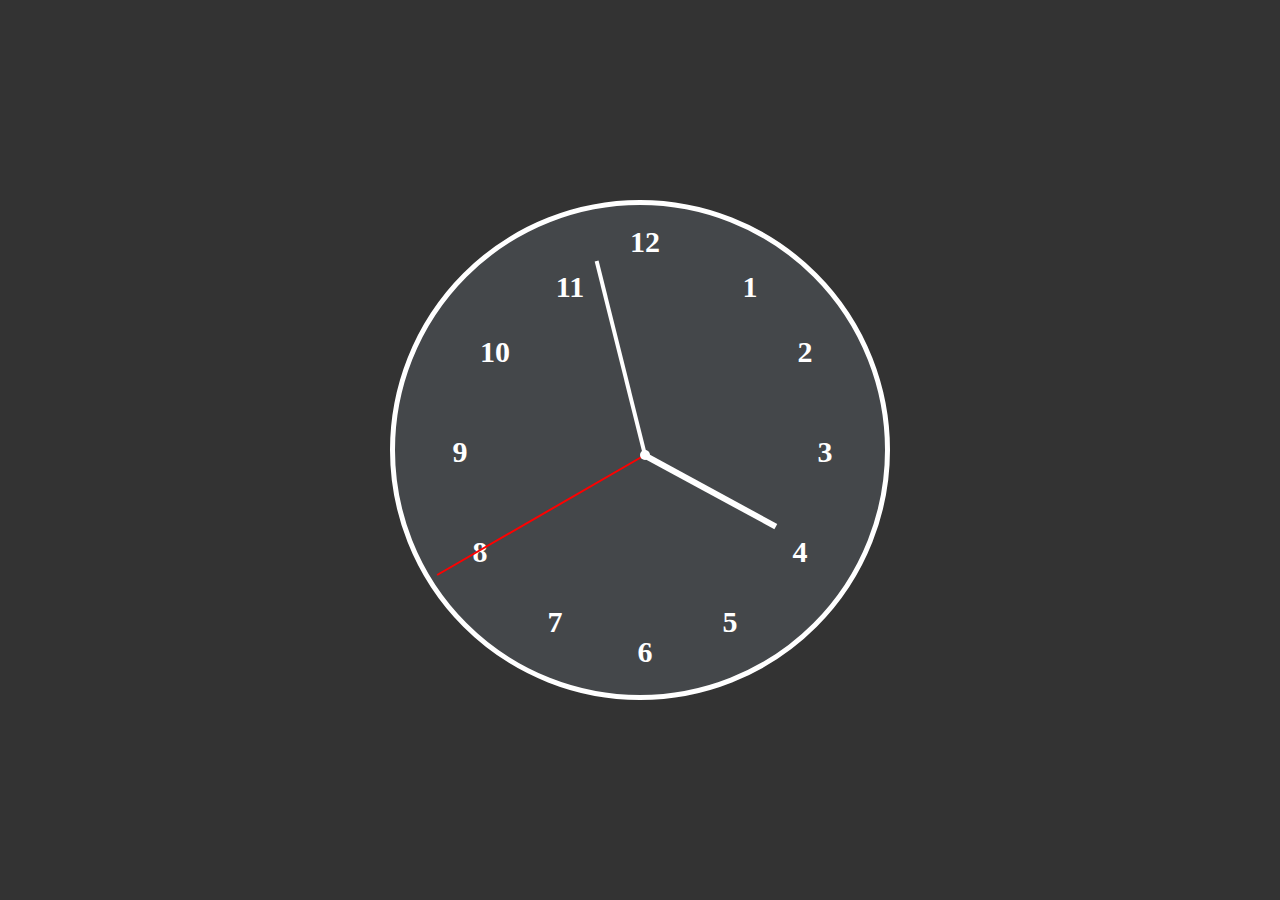
<file: Analog Clock/index.html>
<!DOCTYPE html>
<html lang="en">
<head>
    <meta charset="UTF-8">
    <meta name="viewport" content="width=device-width, initial-scale=1.0">
    <title>Analog Clock</title>
    <link rel="stylesheet" href="analogClock.css">
</head>
<body>
    <div id="main">
        <!-- Clock Digits -->
        <div id="hr1" class="digits">1</div>
        <div id="hr2" class="digits">2</div>
        <div id="hr3" class="digits">3</div>
        <div id="hr4" class="digits">4</div>
        <div id="hr5" class="digits">5</div>
        <div id="hr6" class="digits">6</div>
        <div id="hr7" class="digits">7</div>
        <div id="hr8" class="digits">8</div>
        <div id="hr9" class="digits">9</div>
        <div id="hr10" class="digits">10</div>
        <div id="hr11" class="digits">11</div>
        <div id="hr12" class="digits">12</div>

        <!-- Clock Hands -->
        <div id="centre"></div>
        <div id="sec"></div>
        <div id="min"></div>
        <div id="hr"></div>
    </div>

    <script src="analogClock.js"></script>
</body>
</html>
</file>
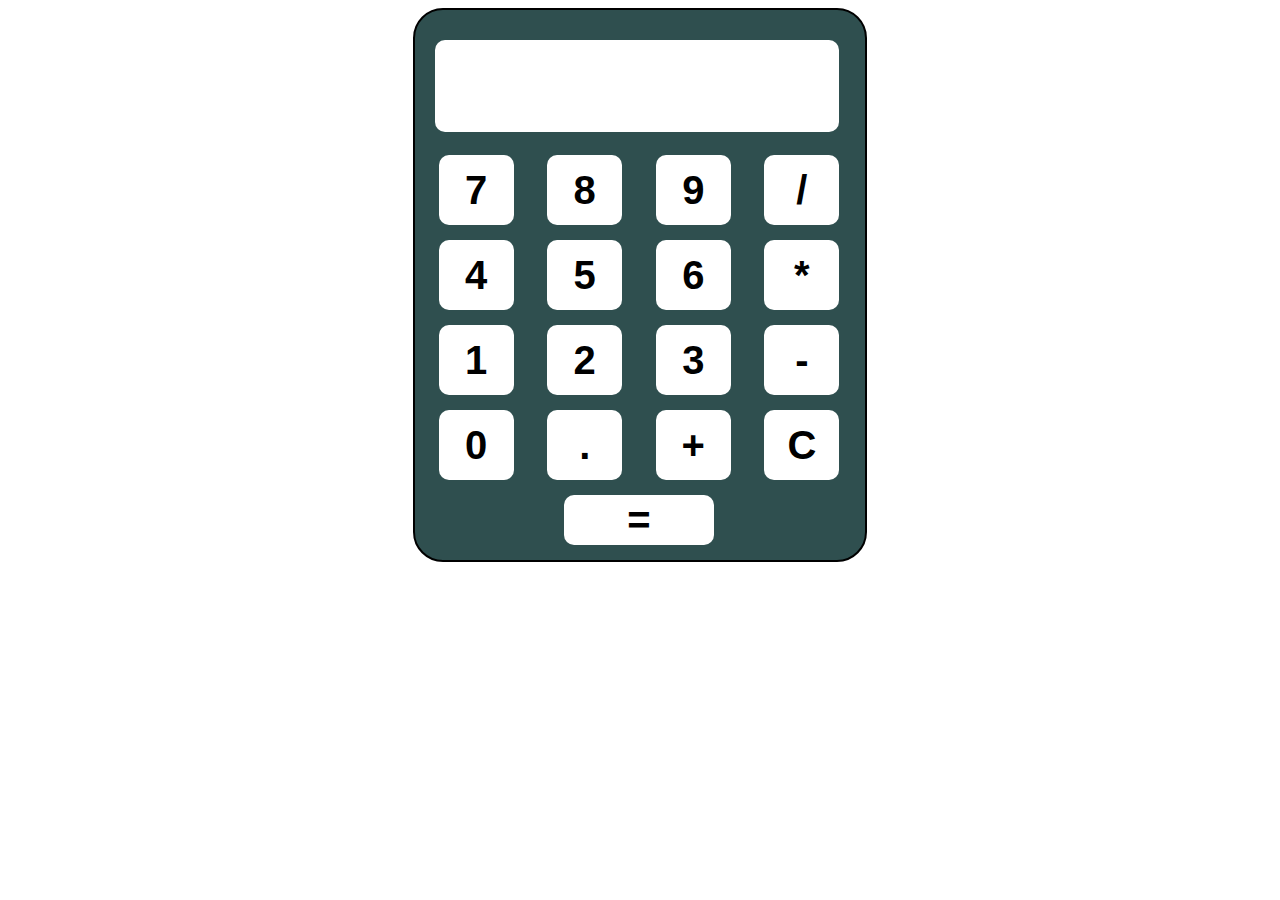
<file: Calculator/index.html>
<!DOCTYPE html>
<html lang="en">
<head>
    <meta charset="UTF-8">
    <meta name="viewport" content="width=device-width, initial-scale=1.0">
    <link href="style.css" rel="stylesheet">
    <title>Calculator</title>
</head>
<body>
    <div id="main">
        <div class="screen">
            <input type="text" class="input" readonly>
        </div>
        <div id="buttons">
            <button class="btn" id="btn7">7</button>
            <button class="btn" id="btn8">8</button>
            <button class="btn" id="btn9">9</button>
            <button class="btn" id="btnd">/</button>
            <button class="btn" id="btn4">4</button>
            <button class="btn" id="btn5">5</button>
            <button class="btn" id="btn6">6</button>
            <button class="btn" id="btnx">*</button>
            <button class="btn" id="btn1">1</button>
            <button class="btn" id="btn2">2</button>
            <button class="btn" id="btn3">3</button>
            <button class="btn" id="btn-">-</button>
            <button class="btn" id="btn0">0</button>
            <button class="btn" id="btndot">.</button>
            <button class="btn" id="btnplus">+</button>
            <button class="btn" id="btnC">C</button> <!-- Clear button -->
            <button class="btn" id="btnequal">=</button>
        </div>
    </div>
    <script src="calc.js"></script>
</body>
</html>
</file>
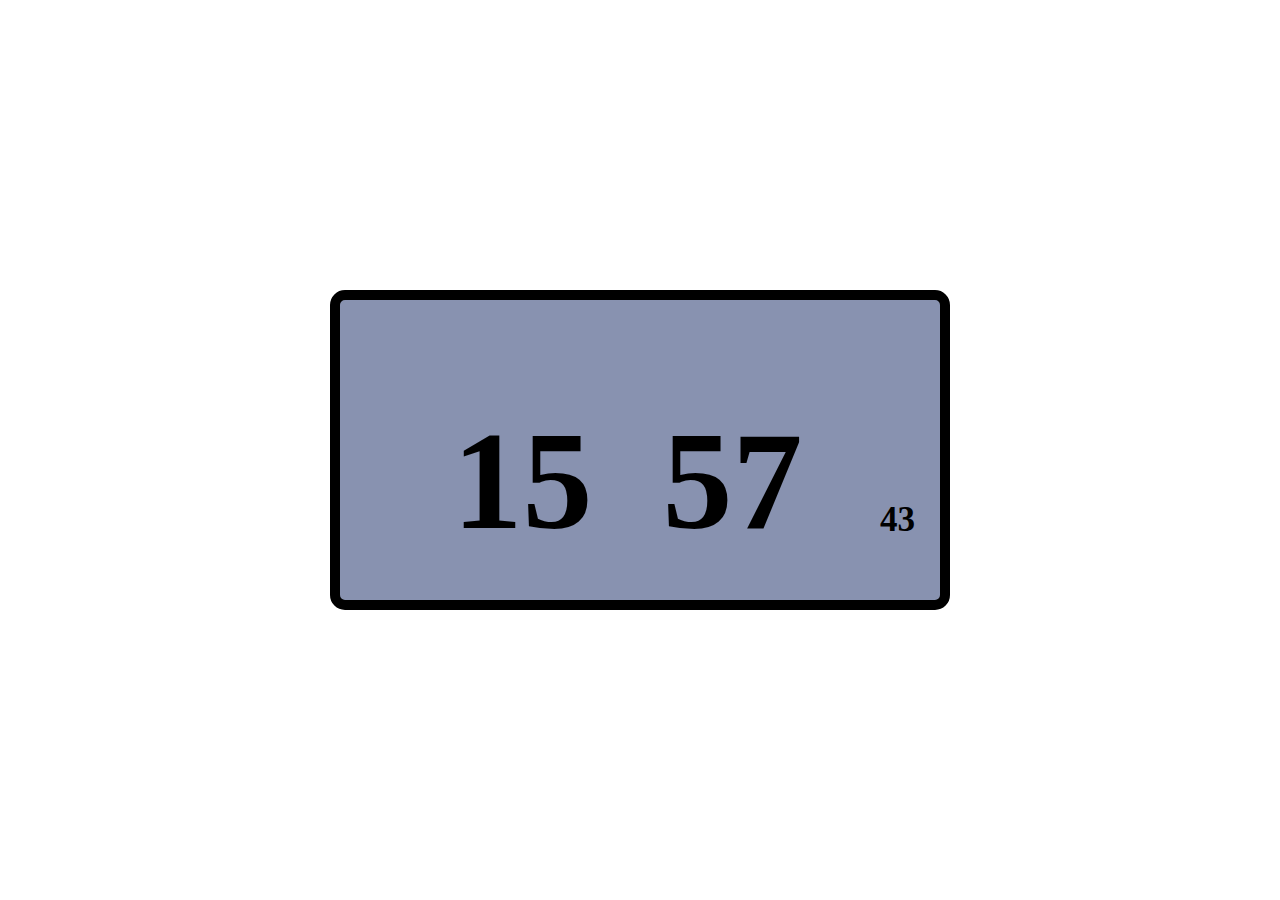
<file: Digital Clock/index.html>
<!DOCTYPE html>
<html lang="en">
<head>
    <meta charset="UTF-8">
    <meta name="viewport" content="width=device-width, initial-scale=1.0">
    <link rel="stylesheet" href="digitalClock.css">
    <title>Digital Clock</title>
</head>
<body>
    <div id="main">
        <div id="container">

            <div id="hrbox" class="box">
                <h1 id="hr">00</h1>
            </div>

            <div id="colonbox" class="box">
                <h1 id="colon">:</h1>
            </div>

            <div id="minbox" class="box">
                <h1 id="min">00</h1>
            </div>


            <div id="secbox" class="box">
                <h3 id="sec">00</h3>
            </div>
            
        </div>
    </div>

    <script src="digitalClock.js"></script>
</body>
</html>
</file>
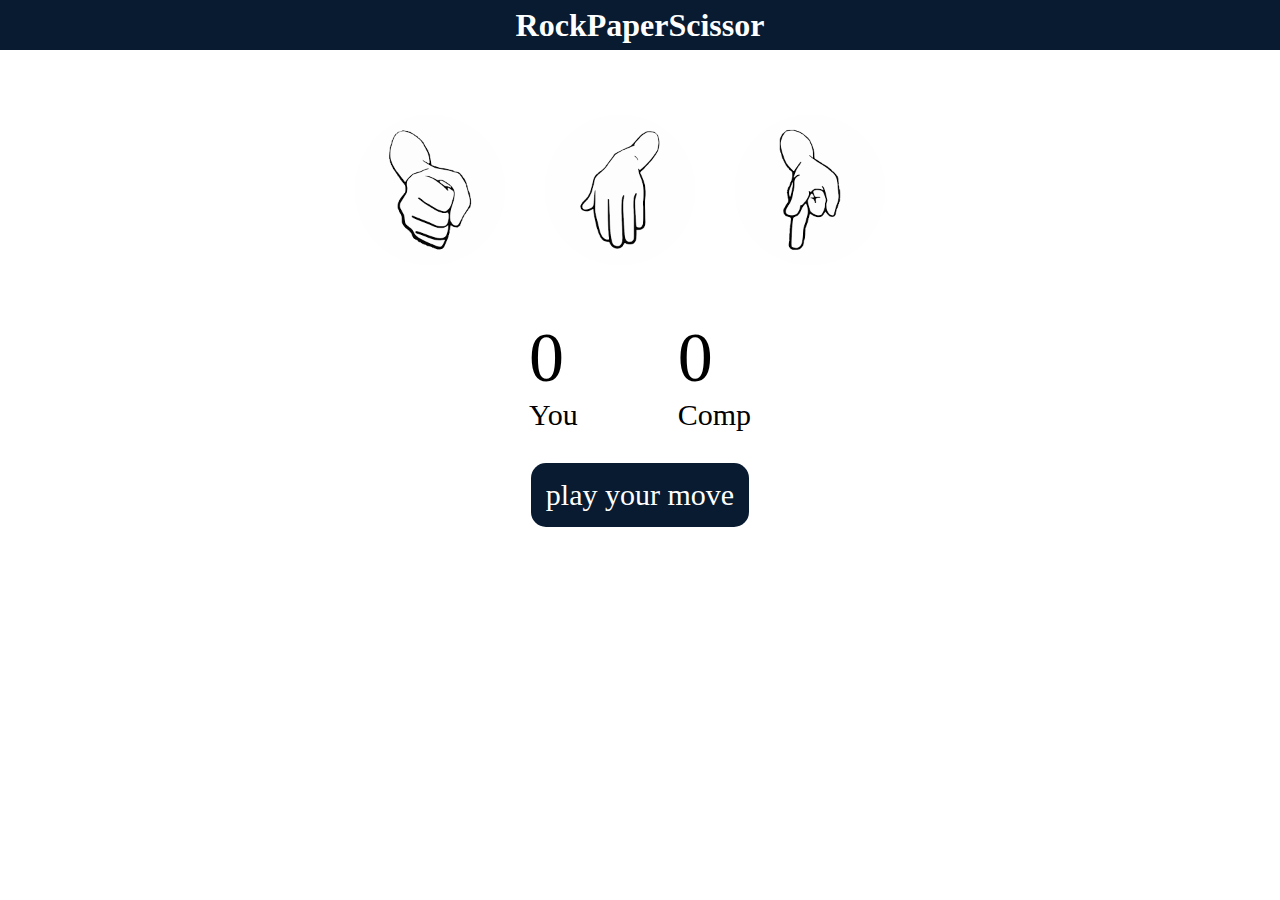
<file: RockPaperSiccors/index.html>
<!DOCTYPE html>
<html lang="en">
<head>
    <meta charset="UTF-8">
    <meta name="viewport" content="width=device-width, initial-scale=1.0">
    <title>game</title>
    <link rel="stylesheet" href="style.css">
</head>
<body>
    <h1>RockPaperScissor</h1>
    <div id="box">
        <div class="box" id="Rock" ><img src="rock.png" alt="" ></div>
        <div class="box" id="Paper" ><img src="paper.png" alt="" ></div>
        <div class="box" id="Sciccor" ><img src="scissors.png" alt=""></div>
    </div>

    <div id="score_board">
        <div class="score">
            <p id="you">0</p>
            <p>You</p>
        </div>

        <div class="score" >
            <p id="comp">0</p>
            <p>Comp</p>
        </div>
    </div>

    <div class="msg_container">
        <p id="msg">play your move</p>
    </div>
    
    <script src="game.js"></script>
</body>
</html>
</file>
<file: Analog Clock/analogClock.css>
* {
    margin: 0;
    padding: 0;
    box-sizing: border-box;
}

body {
    display: flex;
    justify-content: center;
    align-items: center;
    height: 100vh;
    background-color: #333;
}

#main {
    position: relative;
    height: 500px;
    width: 500px;
    border: 5px solid white;
    background-color: #44474a;
    border-radius: 50%;
}

.digits {
    position: absolute;
    color: white;
    font-size: 30px;
    font-weight: bold;
    text-align: center;
    width: 50px;
    height: 50px;
}

/* Adjusted positions */
#hr12 { top: 20px; left: 225px; }   /* 12 o'clock */
#hr1  { top: 65px; left: 330px; }   /* 1 o'clock */
#hr2  { top: 130px; left: 385px; }  /* 2 o'clock */
#hr3  { top: 230px; left: 405px; }  /* 3 o'clock */
#hr4  { top: 330px; left: 380px; }  /* 4 o'clock */
#hr5  { top: 400px; left: 310px; }  /* 5 o'clock */
#hr6  { top: 430px; left: 225px; }  /* 6 o'clock */
#hr7  { top: 400px; left: 135px; }  /* 7 o'clock */
#hr8  { top: 330px; left: 60px; }   /* 8 o'clock */
#hr9  { top: 230px; left: 40px; }   /* 9 o'clock */
#hr10 { top: 130px; left: 75px; }   /* 10 o'clock */
#hr11 { top: 65px; left: 150px; }   /* 11 o'clock */

/* Clock Hands */
#centre {
    position: absolute;
    height: 10px;
    width: 10px;
    background-color: white;
    border-radius: 50%;
    top: 245px;
    left: 245px;
    z-index: 10;
}

#sec, #min, #hr {
    position: absolute;
    background-color: white;
    transform-origin: bottom center;
    transform: rotate(90deg); 
    z-index: 5;
}

#sec {
    height: 240px;
    width: 2px;
    top: 10px;
    left: 249px;
    background-color: red;
}

#min {
    height: 200px;
    width: 4px;
    top: 50px;
    left: 248px;
}

#hr {
    height: 150px;
    width: 6px;
    top: 100px;
    left: 246px;
}
</file>
<file: Calculator/style.css>
body {
    display: flex;
    align-items: center;
    justify-content: center;
}

#main {
    height: 550px;
    width: 450px;
    background-color: darkslategray;
    border: 2px black solid;
    border-radius: 30px;
}

.screen {
    height: 90px;
    width: 400px;
    margin-top: 15px;
    margin-left: 10px;
    border-radius: 10px;
    border: none;
    font-size: 40px;
    font-weight: 700;
}

.input {
    height: 90px;
    width: 400px;
    margin-top: 15px;
    margin-left: 10px;
    border-radius: 10px;
    border: none;
    font-size: 40px;
    font-weight: 700;
    text-align: right;
}

#buttons {
    height: 400px;
    width: 450px;
    border-radius: 10px;
    display: flex;
    justify-content: space-evenly;
    flex-wrap: wrap;
    flex-direction: row;
    position: relative;
    top: 25px;
    right: 10px;
}

.btn {
    height: 70px;
    width: 75px;
    margin-top: 15px;
    margin-left: 18px;
    border: none;
    border-radius: 10px;
    display: flex;
    justify-content: center;
    align-items: center;
    font-size: 40px;
    font-weight: 700;
    background-color: #ffffff;
    cursor: pointer;
}

.btn:hover {
    background-color: #d3d3d3;
}

#btnequal{
    height: 50px;
    width: 150px;
}
</file>
<file: Digital Clock/digitalClock.css>
*{
    margin: 0px;
    padding: 0px;
   
}

body{
    display: flex;
    justify-content: center;
    align-items: center;
    height: 100vh; /* Full viewport height */
    margin: 0;
}

#main{
    height: 300px;
    width: 600px;
    background-color: #8892b0;
    border: 10px solid black;
    border-radius: 15px;
    
}

#container{
    display: flex;
    flex-direction: row;
    justify-content: center;
    align-items: center; 
    height: 30vh;
    margin: 0;
}

.box{
    height: 70px;
    width: 70px;
    display: flex;
    flex-direction: row;
    justify-content: center;
}

#secbox{
    align-self: flex-end;
    position: relative;
    left:100px;
    font-size: 30px;
}

#hrbox, #colonbox, #minbox{
    font-size: 70px;
    font-weight: 700;
    margin-right: 35px;
    position: relative;
    left: 40px;
}

#colonbox{
    position: relative;
    top: 40px;
    font-size: 30px;
}
</file>
<file: RockPaperSiccors/style.css>
*{
    margin: 0px;
    padding: 0px;
}

h1{
    background-color: #081b31;
    color: white;
    height: 50px;
    line-height: 50px;
    text-align: center;
}


#box{
    height: 200px;
margin-top: 40px;   
    
    display:flex;
    justify-content: center;
   align-items: center;
    text-align: center;
}

.box{
    height: 150px;
    width: 150px;
    border-radius: 50%;
   
    margin-right: 40px;
}
.box:hover{
    border:5px solid;
}



img{
    height: 150px;
    width: 150px;
    border-radius: 50%;
    object-fit: cover;
}

#score_board{
    display: flex;
    justify-content: center;
    align-items: center;
    height: 50px;
    gap: 100px;
   
    margin-top: 60px;
    font-size: 30px;
}

#you, #comp{
    font-size: 70px;
}

.msg_container{
    display: flex;
    justify-content: center;
    align-items: center;
    height: 50px;
    font-size: 30px;
   
    margin-top: 70px;
}

#msg{
    display: inline;
    background-color: #081b31;
    color: white;
    padding: 15px;
    border-radius: 15px;
}
</file>
